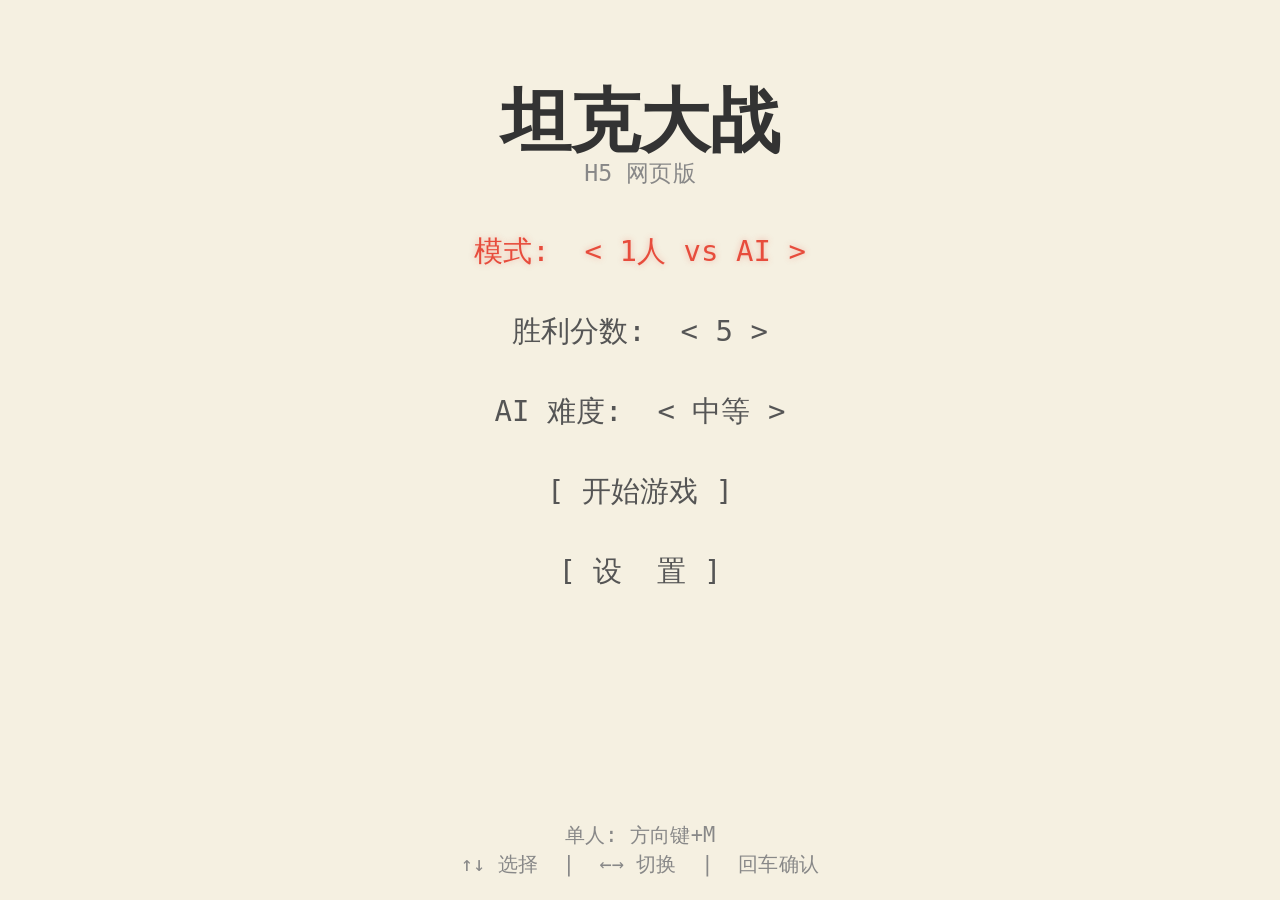
<file: index.html>
<!DOCTYPE html>
<html lang="zh">
<head>
    <meta charset="UTF-8">
    <meta name="viewport" content="width=device-width, initial-scale=1.0, maximum-scale=1.0, user-scalable=no, viewport-fit=cover">
    <meta name="apple-mobile-web-app-capable" content="yes">
    <meta name="apple-mobile-web-app-status-bar-style" content="black-translucent">
    <meta name="mobile-web-app-capable" content="yes">
    <title>Tank Trouble - H5 Edition</title>
    <link rel="stylesheet" href="css/style.css">
</head>
<body>
    <canvas id="game"></canvas>
    <script src="js/constants.js"></script>
    <script src="js/theme.js"></script>
    <script src="js/i18n.js"></script>
    <script src="js/utils.js"></script>
    <script src="js/state.js"></script>
    <script src="js/controlsSettings.js"></script>
    <script src="js/input.js"></script>
    <script src="js/maze.js"></script>
    <script src="js/tank.js"></script>
    <script src="js/bullet.js"></script>
    <script src="js/particles.js"></script>
    <script src="js/renderer.js"></script>
    <script src="js/physics.js"></script>
    <script src="js/menu.js"></script>
    <script src="js/controlsConfig.js"></script>
    <script src="js/ai.js"></script>
    <script src="js/main.js"></script>
</body>
</html>
</file>
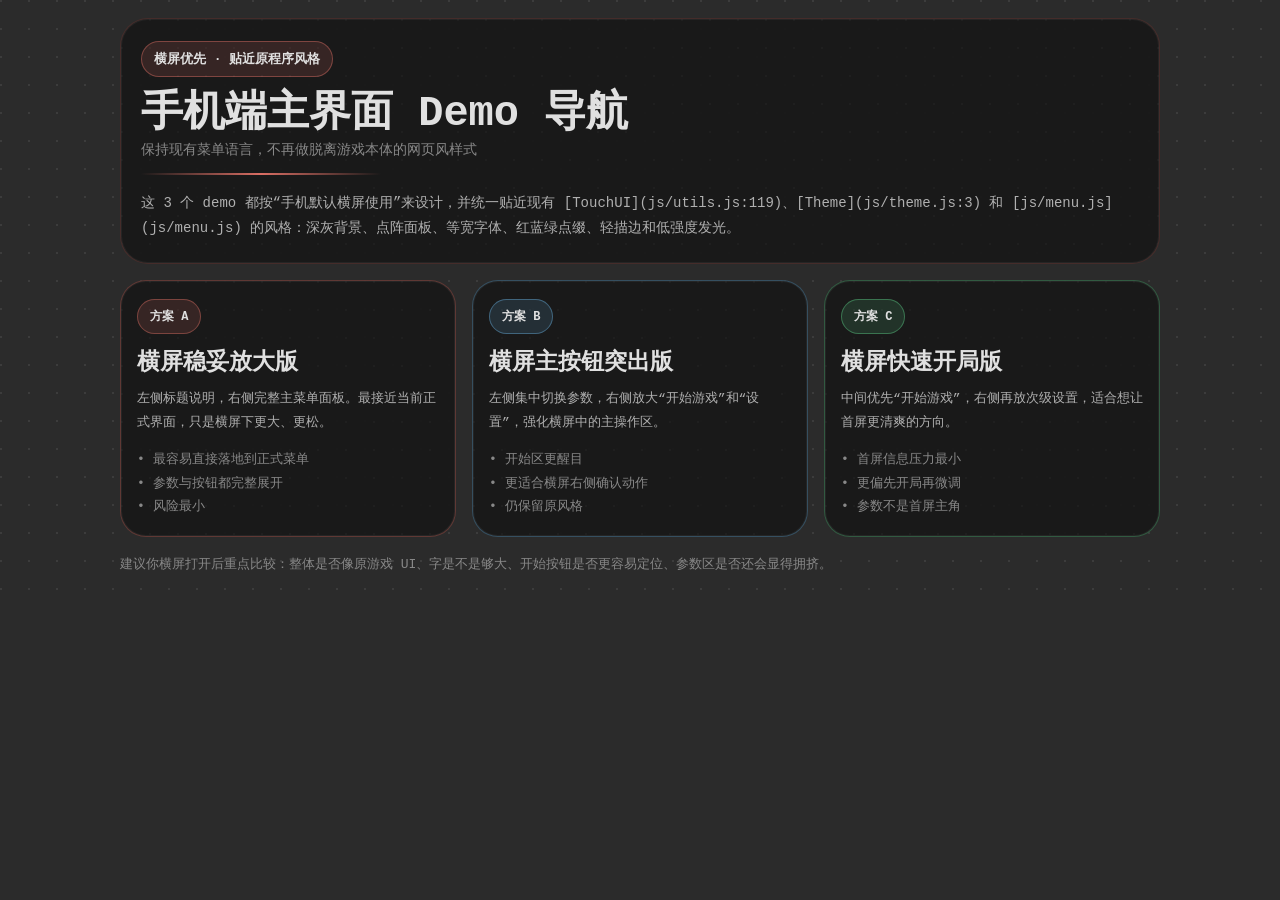
<file: demo/index.html>
<!DOCTYPE html>
<html lang="zh-CN">
<head>
    <meta charset="UTF-8">
    <meta name="viewport" content="width=device-width, initial-scale=1.0, maximum-scale=1.0, user-scalable=no, viewport-fit=cover">
    <title>手机端主界面横屏 Demo 导航</title>
    <style>
        :root {
            --bg: #2b2b2b;
            --panel: rgba(24, 24, 24, 0.92);
            --stroke: rgba(255,255,255,0.12);
            --inner: rgba(255,255,255,0.05);
            --text: #e0e0e0;
            --text-2: #b0b0b0;
            --hint: #888888;
            --red: #e57368;
            --blue: #6bb6e8;
            --green: #5fd68d;
        }

        * { box-sizing: border-box; }

        html, body {
            margin: 0;
            min-height: 100%;
            background: var(--bg);
            color: var(--text);
            font-family: Consolas, "Courier New", monospace;
        }

        body {
            padding: 18px calc(18px + env(safe-area-inset-right)) 30px calc(18px + env(safe-area-inset-left));
            background-image: radial-gradient(circle at 1px 1px, rgba(255,255,255,0.08) 1px, transparent 0);
            background-size: 28px 28px;
        }

        .wrap {
            max-width: 1040px;
            margin: 0 auto;
        }

        .hero {
            border-radius: 28px;
            border: 1.5px solid rgba(229,115,104,0.22);
            background: var(--panel);
            box-shadow: inset 0 0 0 1px var(--inner);
            padding: 22px 20px;
            margin-bottom: 16px;
            position: relative;
            overflow: hidden;
        }

        .hero::before,
        .card::before {
            content: "";
            position: absolute;
            inset: 0;
            background-image: radial-gradient(circle at 1px 1px, rgba(255,255,255,0.08) 1px, transparent 0);
            background-size: 28px 28px;
            opacity: 0.35;
            pointer-events: none;
        }

        .tag {
            display: inline-block;
            padding: 8px 12px;
            border-radius: 999px;
            background: rgba(229,115,104,0.14);
            border: 1.2px solid rgba(229,115,104,0.42);
            font-size: 13px;
            font-weight: 700;
        }

        h1 {
            margin: 16px 0 6px;
            font-size: clamp(28px, 5vw, 42px);
            line-height: 1;
        }

        .subtitle {
            color: var(--hint);
            font-size: 14px;
        }

        .line {
            width: 240px;
            max-width: 80%;
            height: 2px;
            margin-top: 14px;
            background: linear-gradient(90deg, rgba(229,115,104,0), rgba(229,115,104,0.95), rgba(229,115,104,0));
        }

        .lead {
            margin-top: 16px;
            color: var(--text-2);
            font-size: 14px;
            line-height: 1.8;
        }

        .grid {
            display: grid;
            grid-template-columns: repeat(auto-fit, minmax(260px, 1fr));
            gap: 16px;
        }

        .card {
            position: relative;
            overflow: hidden;
            display: block;
            text-decoration: none;
            color: inherit;
            border-radius: 26px;
            padding: 18px 16px;
            background: var(--panel);
            border: 1.5px solid var(--stroke);
            box-shadow: inset 0 0 0 1px var(--inner);
            min-height: 230px;
        }

        .card.a { border-color: rgba(229,115,104,0.34); }
        .card.b { border-color: rgba(107,182,232,0.34); }
        .card.c { border-color: rgba(95,214,141,0.34); }

        .pill {
            display: inline-block;
            padding: 8px 12px;
            border-radius: 999px;
            font-size: 12px;
            font-weight: 700;
            margin-bottom: 12px;
        }

        .a .pill { background: rgba(229,115,104,0.14); border: 1px solid rgba(229,115,104,0.4); }
        .b .pill { background: rgba(107,182,232,0.14); border: 1px solid rgba(107,182,232,0.4); }
        .c .pill { background: rgba(95,214,141,0.14); border: 1px solid rgba(95,214,141,0.4); }

        .title {
            font-size: 23px;
            font-weight: 700;
            margin-bottom: 10px;
        }

        .desc {
            color: var(--text-2);
            font-size: 13px;
            line-height: 1.8;
            margin-bottom: 14px;
        }

        .list {
            color: var(--hint);
            font-size: 13px;
            line-height: 1.8;
        }

        .foot {
            margin-top: 16px;
            color: var(--hint);
            font-size: 13px;
            line-height: 1.8;
        }
    </style>
</head>
<body>
    <main class="wrap">
        <section class="hero">
            <span class="tag">横屏优先 · 贴近原程序风格</span>
            <h1>手机端主界面 Demo 导航</h1>
            <div class="subtitle">保持现有菜单语言，不再做脱离游戏本体的网页风样式</div>
            <div class="line"></div>
            <div class="lead">这 3 个 demo 都按“手机默认横屏使用”来设计，并统一贴近现有 [TouchUI](js/utils.js:119)、[Theme](js/theme.js:3) 和 [js/menu.js](js/menu.js) 的风格：深灰背景、点阵面板、等宽字体、红蓝绿点缀、轻描边和低强度发光。</div>
        </section>

        <section class="grid">
            <a class="card a" href="./mobile-menu-demo-a.html">
                <span class="pill">方案 A</span>
                <div class="title">横屏稳妥放大版</div>
                <div class="desc">左侧标题说明，右侧完整主菜单面板。最接近当前正式界面，只是横屏下更大、更松。</div>
                <div class="list">
                    • 最容易直接落地到正式菜单<br>
                    • 参数与按钮都完整展开<br>
                    • 风险最小
                </div>
            </a>

            <a class="card b" href="./mobile-menu-demo-b.html">
                <span class="pill">方案 B</span>
                <div class="title">横屏主按钮突出版</div>
                <div class="desc">左侧集中切换参数，右侧放大“开始游戏”和“设置”，强化横屏中的主操作区。</div>
                <div class="list">
                    • 开始区更醒目<br>
                    • 更适合横屏右侧确认动作<br>
                    • 仍保留原风格
                </div>
            </a>

            <a class="card c" href="./mobile-menu-demo-c.html">
                <span class="pill">方案 C</span>
                <div class="title">横屏快速开局版</div>
                <div class="desc">中间优先“开始游戏”，右侧再放次级设置，适合想让首屏更清爽的方向。</div>
                <div class="list">
                    • 首屏信息压力最小<br>
                    • 更偏先开局再微调<br>
                    • 参数不是首屏主角
                </div>
            </a>
        </section>

        <div class="foot">建议你横屏打开后重点比较：整体是否像原游戏 UI、字是不是够大、开始按钮是否更容易定位、参数区是否还会显得拥挤。</div>
    </main>
</body>
</html>
</file>
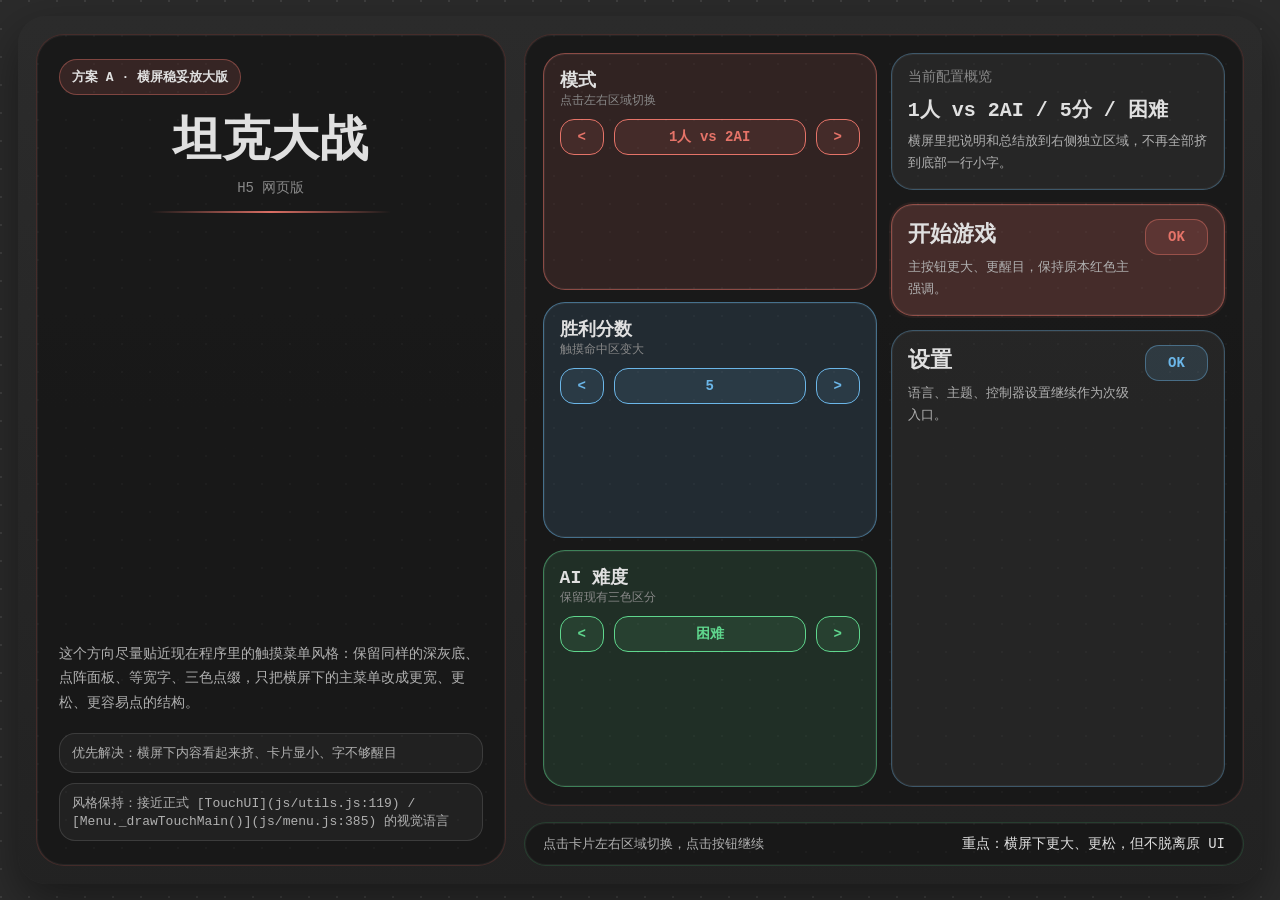
<file: demo/mobile-menu-demo-a.html>
<!DOCTYPE html>
<html lang="zh-CN">
<head>
    <meta charset="UTF-8">
    <meta name="viewport" content="width=device-width, initial-scale=1.0, maximum-scale=1.0, user-scalable=no, viewport-fit=cover">
    <title>手机主界面 Demo A - 横屏稳妥放大版</title>
    <style>
        :root {
            --bg: #2b2b2b;
            --grid: #3a3a3a;
            --panel: rgba(24, 24, 24, 0.9);
            --panel-soft: rgba(255, 255, 255, 0.06);
            --stroke: rgba(255, 255, 255, 0.12);
            --inner: rgba(255, 255, 255, 0.05);
            --text: #e0e0e0;
            --text-2: #b0b0b0;
            --hint: #888888;
            --red: #e57368;
            --blue: #6bb6e8;
            --green: #5fd68d;
            --shadow: rgba(0, 0, 0, 0.42);
        }

        * { box-sizing: border-box; }

        html, body {
            margin: 0;
            min-height: 100%;
            background: var(--bg);
            color: var(--text);
            font-family: Consolas, "Courier New", monospace;
        }

        body {
            overflow: auto;
        }

        .screen {
            min-height: 100vh;
            padding: 16px calc(18px + env(safe-area-inset-right)) 16px calc(18px + env(safe-area-inset-left));
            position: relative;
            background-image:
                radial-gradient(circle at 1px 1px, rgba(255,255,255,0.09) 1px, transparent 0);
            background-size: 28px 28px;
        }

        .frame {
            min-height: calc(100vh - 32px);
            border-radius: 28px;
            padding: 18px;
            background: linear-gradient(180deg, rgba(43,43,43,0.96), rgba(34,34,34,0.98));
            box-shadow: 0 18px 48px var(--shadow);
            display: grid;
            grid-template-columns: minmax(220px, 0.88fr) minmax(420px, 1.35fr);
            gap: 18px;
        }

        .hero,
        .board,
        .info-strip {
            border-radius: 28px;
            border: 1.5px solid rgba(229, 115, 104, 0.22);
            background: var(--panel);
            box-shadow: inset 0 0 0 1px var(--inner);
            position: relative;
            overflow: hidden;
        }

        .hero::before,
        .board::before,
        .info-strip::before {
            content: "";
            position: absolute;
            inset: 0;
            background-image: radial-gradient(circle at 1px 1px, rgba(255,255,255,0.08) 1px, transparent 0);
            background-size: 28px 28px;
            opacity: 0.35;
            pointer-events: none;
        }

        .hero {
            padding: 24px 22px;
            display: flex;
            flex-direction: column;
            justify-content: space-between;
        }

        .demo-tag {
            display: inline-block;
            padding: 8px 12px;
            border-radius: 999px;
            border: 1.2px solid rgba(229, 115, 104, 0.42);
            background: rgba(229, 115, 104, 0.14);
            color: var(--text);
            font-size: 13px;
            font-weight: 700;
        }

        .title-wrap {
            text-align: center;
            margin: 12px 0 18px;
        }

        .title {
            font-size: clamp(34px, 5.2vw, 48px);
            font-weight: 700;
            letter-spacing: 0.02em;
            margin: 0;
        }

        .subtitle {
            color: var(--hint);
            font-size: 14px;
            margin-top: 8px;
        }

        .title-line {
            width: min(240px, 80%);
            height: 2px;
            margin: 14px auto 0;
            background: linear-gradient(90deg, rgba(229,115,104,0), rgba(229,115,104,0.95), rgba(229,115,104,0));
        }

        .hero-copy {
            color: var(--text-2);
            font-size: 14px;
            line-height: 1.75;
        }

        .hero-pills {
            display: grid;
            gap: 10px;
            margin-top: 18px;
        }

        .mini-pill {
            border-radius: 16px;
            border: 1.2px solid var(--stroke);
            background: rgba(255,255,255,0.04);
            padding: 10px 12px;
            color: var(--text-2);
            font-size: 13px;
        }

        .right-col {
            display: grid;
            grid-template-rows: 1fr auto;
            gap: 16px;
            min-height: 0;
        }

        .board {
            padding: 18px;
            display: grid;
            grid-template-columns: 1fr 1fr;
            gap: 14px;
        }

        .board-left {
            display: grid;
            gap: 12px;
        }

        .card,
        .action-card,
        .summary-card {
            border-radius: 22px;
            border: 1.5px solid var(--stroke);
            box-shadow: inset 0 0 0 1px var(--inner);
            background: var(--panel-soft);
            padding: 14px 16px;
        }

        .card.accent-red { border-color: rgba(229,115,104,0.5); background: rgba(229,115,104,0.12); }
        .card.accent-blue { border-color: rgba(107,182,232,0.5); background: rgba(107,182,232,0.12); }
        .card.accent-green { border-color: rgba(95,214,141,0.5); background: rgba(95,214,141,0.12); }

        .card-top {
            display: flex;
            align-items: center;
            justify-content: space-between;
            gap: 10px;
            margin-bottom: 10px;
        }

        .card-label { font-size: 18px; font-weight: 700; color: var(--text); }
        .card-sub { font-size: 12px; color: var(--hint); }

        .stepper {
            display: grid;
            grid-template-columns: 44px 1fr 44px;
            gap: 10px;
        }

        .btn,
        .value-pill,
        .ok-pill {
            min-height: 36px;
            border-radius: 14px;
            border: 1.2px solid currentColor;
            display: flex;
            align-items: center;
            justify-content: center;
            font-size: 14px;
            font-weight: 700;
        }

        .card.accent-red .btn,
        .card.accent-red .value-pill { color: var(--red); background: rgba(229,115,104,0.1); }
        .card.accent-blue .btn,
        .card.accent-blue .value-pill { color: var(--blue); background: rgba(107,182,232,0.1); }
        .card.accent-green .btn,
        .card.accent-green .value-pill { color: var(--green); background: rgba(95,214,141,0.1); }

        .board-right {
            display: grid;
            grid-template-rows: auto auto 1fr;
            gap: 14px;
        }

        .summary-card {
            border-color: rgba(107,182,232,0.35);
        }

        .summary-title { font-size: 14px; color: var(--hint); margin-bottom: 10px; }
        .summary-main { font-size: 20px; font-weight: 700; margin-bottom: 8px; }
        .summary-copy { color: var(--text-2); font-size: 13px; line-height: 1.7; }

        .action-card.primary {
            border-color: rgba(229,115,104,0.48);
            background: rgba(229,115,104,0.22);
            box-shadow: inset 0 0 0 1px rgba(255,255,255,0.05), 0 0 0 2px rgba(229,115,104,0.08);
        }

        .action-card.secondary {
            border-color: rgba(107,182,232,0.35);
        }

        .action-head {
            display: flex;
            justify-content: space-between;
            gap: 10px;
            align-items: start;
        }

        .action-title { font-size: 22px; font-weight: 700; }
        .action-copy { color: var(--text-2); font-size: 13px; line-height: 1.7; margin-top: 8px; }

        .ok-pill.red { color: var(--red); background: rgba(229,115,104,0.14); border-color: rgba(229,115,104,0.45); width: 72px; }
        .ok-pill.blue { color: var(--blue); background: rgba(107,182,232,0.14); border-color: rgba(107,182,232,0.42); width: 72px; }

        .info-strip {
            padding: 12px 18px;
            display: flex;
            align-items: center;
            justify-content: space-between;
            gap: 14px;
            border-color: rgba(95,214,141,0.2);
        }

        .info-main { color: var(--text-2); font-size: 13px; }
        .info-strong { color: var(--text); font-size: 14px; }

        @media (max-width: 980px) {
            .frame { grid-template-columns: 1fr; }
            .board { grid-template-columns: 1fr; }
            .right-col { grid-template-rows: auto auto; }
        }
    </style>
</head>
<body>
    <div class="screen">
        <main class="frame">
            <section class="hero">
                <div>
                    <span class="demo-tag">方案 A · 横屏稳妥放大版</span>
                    <div class="title-wrap">
                        <h1 class="title">坦克大战</h1>
                        <div class="subtitle">H5 网页版</div>
                        <div class="title-line"></div>
                    </div>
                </div>

                <div>
                    <div class="hero-copy">这个方向尽量贴近现在程序里的触摸菜单风格：保留同样的深灰底、点阵面板、等宽字、三色点缀，只把横屏下的主菜单改成更宽、更松、更容易点的结构。</div>
                    <div class="hero-pills">
                        <div class="mini-pill">优先解决：横屏下内容看起来挤、卡片显小、字不够醒目</div>
                        <div class="mini-pill">风格保持：接近正式 [TouchUI](js/utils.js:119) / [Menu._drawTouchMain()](js/menu.js:385) 的视觉语言</div>
                    </div>
                </div>
            </section>

            <section class="right-col">
                <section class="board">
                    <div class="board-left">
                        <article class="card accent-red">
                            <div class="card-top">
                                <div>
                                    <div class="card-label">模式</div>
                                    <div class="card-sub">点击左右区域切换</div>
                                </div>
                            </div>
                            <div class="stepper">
                                <div class="btn"><</div>
                                <div class="value-pill">1人 vs 2AI</div>
                                <div class="btn">></div>
                            </div>
                        </article>

                        <article class="card accent-blue">
                            <div class="card-top">
                                <div>
                                    <div class="card-label">胜利分数</div>
                                    <div class="card-sub">触摸命中区变大</div>
                                </div>
                            </div>
                            <div class="stepper">
                                <div class="btn"><</div>
                                <div class="value-pill">5</div>
                                <div class="btn">></div>
                            </div>
                        </article>

                        <article class="card accent-green">
                            <div class="card-top">
                                <div>
                                    <div class="card-label">AI 难度</div>
                                    <div class="card-sub">保留现有三色区分</div>
                                </div>
                            </div>
                            <div class="stepper">
                                <div class="btn"><</div>
                                <div class="value-pill">困难</div>
                                <div class="btn">></div>
                            </div>
                        </article>
                    </div>

                    <div class="board-right">
                        <article class="summary-card">
                            <div class="summary-title">当前配置概览</div>
                            <div class="summary-main">1人 vs 2AI / 5分 / 困难</div>
                            <div class="summary-copy">横屏里把说明和总结放到右侧独立区域，不再全部挤到底部一行小字。</div>
                        </article>

                        <article class="action-card primary">
                            <div class="action-head">
                                <div>
                                    <div class="action-title">开始游戏</div>
                                    <div class="action-copy">主按钮更大、更醒目，保持原本红色主强调。</div>
                                </div>
                                <div class="ok-pill red">OK</div>
                            </div>
                        </article>

                        <article class="action-card secondary">
                            <div class="action-head">
                                <div>
                                    <div class="action-title">设置</div>
                                    <div class="action-copy">语言、主题、控制器设置继续作为次级入口。</div>
                                </div>
                                <div class="ok-pill blue">OK</div>
                            </div>
                        </article>
                    </div>
                </section>

                <section class="info-strip">
                    <div class="info-main">点击卡片左右区域切换，点击按钮继续</div>
                    <div class="info-strong">重点：横屏下更大、更松，但不脱离原 UI</div>
                </section>
            </section>
        </main>
    </div>
</body>
</html>
</file>
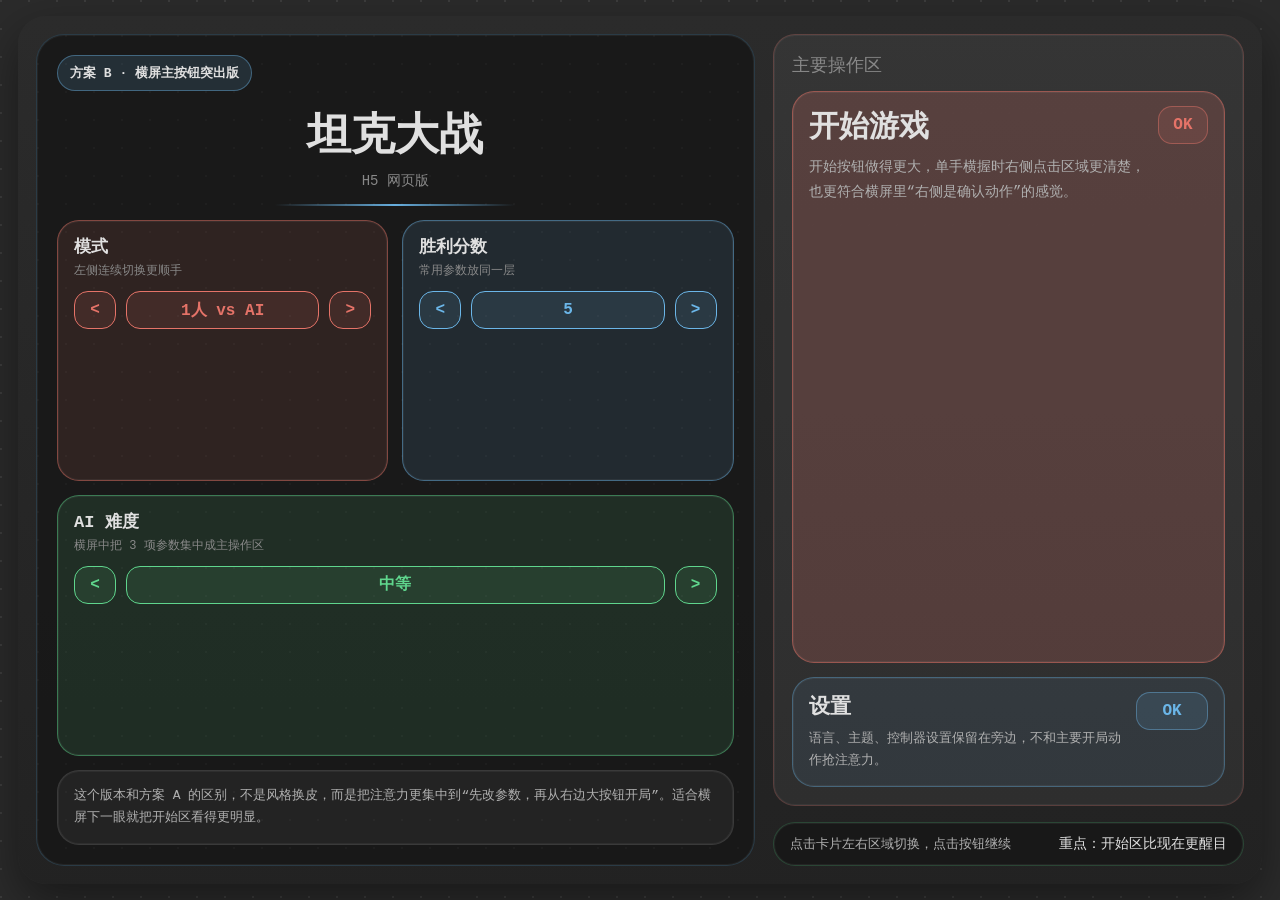
<file: demo/mobile-menu-demo-b.html>
<!DOCTYPE html>
<html lang="zh-CN">
<head>
    <meta charset="UTF-8">
    <meta name="viewport" content="width=device-width, initial-scale=1.0, maximum-scale=1.0, user-scalable=no, viewport-fit=cover">
    <title>手机主界面 Demo B - 横屏主按钮突出版</title>
    <style>
        :root {
            --bg: #2b2b2b;
            --grid: #3a3a3a;
            --panel: rgba(24, 24, 24, 0.92);
            --panel-soft: rgba(255,255,255,0.05);
            --stroke: rgba(255,255,255,0.12);
            --inner: rgba(255,255,255,0.05);
            --text: #e0e0e0;
            --text-2: #b0b0b0;
            --hint: #888888;
            --red: #e57368;
            --blue: #6bb6e8;
            --green: #5fd68d;
            --shadow: rgba(0,0,0,0.42);
        }

        * { box-sizing: border-box; }
        html, body {
            margin: 0;
            min-height: 100%;
            background: var(--bg);
            color: var(--text);
            font-family: Consolas, "Courier New", monospace;
        }

        .screen {
            min-height: 100vh;
            padding: 16px calc(18px + env(safe-area-inset-right)) 16px calc(18px + env(safe-area-inset-left));
            background-image: radial-gradient(circle at 1px 1px, rgba(255,255,255,0.08) 1px, transparent 0);
            background-size: 28px 28px;
        }

        .frame {
            min-height: calc(100vh - 32px);
            border-radius: 28px;
            padding: 18px;
            background: linear-gradient(180deg, rgba(43,43,43,0.96), rgba(34,34,34,0.98));
            box-shadow: 0 18px 48px var(--shadow);
            display: grid;
            grid-template-columns: minmax(460px, 1.25fr) minmax(280px, 0.82fr);
            gap: 18px;
        }

        .panel {
            border-radius: 28px;
            border: 1.5px solid rgba(107,182,232,0.22);
            background: var(--panel);
            box-shadow: inset 0 0 0 1px var(--inner);
            position: relative;
            overflow: hidden;
        }

        .panel::before {
            content: "";
            position: absolute;
            inset: 0;
            background-image: radial-gradient(circle at 1px 1px, rgba(255,255,255,0.08) 1px, transparent 0);
            background-size: 28px 28px;
            opacity: 0.35;
            pointer-events: none;
        }

        .left {
            padding: 20px;
            display: grid;
            grid-template-rows: auto auto 1fr auto;
            gap: 14px;
        }

        .tag {
            display: inline-block;
            padding: 8px 12px;
            border-radius: 999px;
            border: 1.2px solid rgba(107,182,232,0.42);
            background: rgba(107,182,232,0.14);
            font-size: 13px;
            font-weight: 700;
            width: fit-content;
        }

        .title-row {
            text-align: center;
        }

        .title {
            margin: 0;
            font-size: clamp(32px, 4.8vw, 44px);
            font-weight: 700;
        }

        .subtitle {
            margin-top: 8px;
            color: var(--hint);
            font-size: 14px;
        }

        .line {
            width: 240px;
            max-width: 80%;
            height: 2px;
            margin: 14px auto 0;
            background: linear-gradient(90deg, rgba(107,182,232,0), rgba(107,182,232,0.95), rgba(107,182,232,0));
        }

        .grid {
            display: grid;
            grid-template-columns: 1fr 1fr;
            gap: 14px;
        }

        .card,
        .cta,
        .note,
        .start-box,
        .settings-box {
            border-radius: 22px;
            border: 1.5px solid var(--stroke);
            box-shadow: inset 0 0 0 1px var(--inner);
            background: var(--panel-soft);
            padding: 14px 16px;
        }

        .card.red { border-color: rgba(229,115,104,0.46); background: rgba(229,115,104,0.11); }
        .card.blue { border-color: rgba(107,182,232,0.46); background: rgba(107,182,232,0.11); }
        .card.green { border-color: rgba(95,214,141,0.46); background: rgba(95,214,141,0.11); }
        .card.full { grid-column: 1 / -1; }

        .label { font-size: 17px; font-weight: 700; }
        .sub { color: var(--hint); font-size: 12px; margin-top: 4px; }

        .value-row {
            display: flex;
            align-items: center;
            gap: 10px;
            margin-top: 12px;
        }

        .arrow,
        .value-pill,
        .go-pill {
            min-height: 38px;
            border-radius: 14px;
            display: flex;
            align-items: center;
            justify-content: center;
            font-weight: 700;
            border: 1.2px solid currentColor;
        }

        .card.red .arrow, .card.red .value-pill { color: var(--red); background: rgba(229,115,104,0.1); }
        .card.blue .arrow, .card.blue .value-pill { color: var(--blue); background: rgba(107,182,232,0.1); }
        .card.green .arrow, .card.green .value-pill { color: var(--green); background: rgba(95,214,141,0.1); }

        .arrow { width: 42px; }
        .value-pill { flex: 1; }

        .note {
            color: var(--text-2);
            font-size: 13px;
            line-height: 1.75;
            border-color: rgba(255,255,255,0.1);
        }

        .right {
            display: grid;
            grid-template-rows: 1fr auto;
            gap: 16px;
        }

        .cta {
            padding: 18px;
            border-color: rgba(229,115,104,0.24);
            display: grid;
            grid-template-rows: auto 1fr auto;
            gap: 14px;
        }

        .cta-title { font-size: 18px; color: var(--hint); }

        .start-box {
            border-color: rgba(229,115,104,0.48);
            background: rgba(229,115,104,0.2);
        }

        .start-main {
            font-size: 30px;
            font-weight: 700;
            margin-bottom: 8px;
        }

        .start-copy {
            color: var(--text-2);
            font-size: 14px;
            line-height: 1.75;
        }

        .go-pill.red { width: 88px; color: var(--red); background: rgba(229,115,104,0.12); border-color: rgba(229,115,104,0.45); }
        .go-pill.blue { width: 88px; color: var(--blue); background: rgba(107,182,232,0.12); border-color: rgba(107,182,232,0.42); }

        .settings-box {
            border-color: rgba(107,182,232,0.36);
            background: rgba(107,182,232,0.08);
        }

        .box-head {
            display: flex;
            align-items: start;
            justify-content: space-between;
            gap: 10px;
        }

        .box-title { font-size: 21px; font-weight: 700; }
        .box-copy { color: var(--text-2); font-size: 13px; line-height: 1.7; margin-top: 8px; }

        .foot {
            border-radius: 22px;
            border: 1.5px solid rgba(95,214,141,0.24);
            background: rgba(24,24,24,0.92);
            box-shadow: inset 0 0 0 1px var(--inner);
            padding: 12px 16px;
            display: flex;
            align-items: center;
            justify-content: space-between;
            gap: 12px;
        }

        .foot-left { color: var(--text-2); font-size: 13px; }
        .foot-right { color: var(--text); font-size: 14px; }

        @media (max-width: 980px) {
            .frame { grid-template-columns: 1fr; }
            .grid { grid-template-columns: 1fr; }
            .card.full { grid-column: auto; }
        }
    </style>
</head>
<body>
    <div class="screen">
        <main class="frame">
            <section class="panel left">
                <span class="tag">方案 B · 横屏主按钮突出版</span>

                <div class="title-row">
                    <h1 class="title">坦克大战</h1>
                    <div class="subtitle">H5 网页版</div>
                    <div class="line"></div>
                </div>

                <div class="grid">
                    <article class="card red">
                        <div class="label">模式</div>
                        <div class="sub">左侧连续切换更顺手</div>
                        <div class="value-row">
                            <div class="arrow"><</div>
                            <div class="value-pill">1人 vs AI</div>
                            <div class="arrow">></div>
                        </div>
                    </article>

                    <article class="card blue">
                        <div class="label">胜利分数</div>
                        <div class="sub">常用参数放同一层</div>
                        <div class="value-row">
                            <div class="arrow"><</div>
                            <div class="value-pill">5</div>
                            <div class="arrow">></div>
                        </div>
                    </article>

                    <article class="card green full">
                        <div class="label">AI 难度</div>
                        <div class="sub">横屏中把 3 项参数集中成主操作区</div>
                        <div class="value-row">
                            <div class="arrow"><</div>
                            <div class="value-pill">中等</div>
                            <div class="arrow">></div>
                        </div>
                    </article>
                </div>

                <article class="note">这个版本和方案 A 的区别，不是风格换皮，而是把注意力更集中到“先改参数，再从右边大按钮开局”。适合横屏下一眼就把开始区看得更明显。</article>
            </section>

            <section class="right">
                <section class="cta">
                    <div class="cta-title">主要操作区</div>

                    <article class="start-box">
                        <div class="box-head">
                            <div>
                                <div class="start-main">开始游戏</div>
                                <div class="start-copy">开始按钮做得更大，单手横握时右侧点击区域更清楚，也更符合横屏里“右侧是确认动作”的感觉。</div>
                            </div>
                            <div class="go-pill red">OK</div>
                        </div>
                    </article>

                    <article class="settings-box">
                        <div class="box-head">
                            <div>
                                <div class="box-title">设置</div>
                                <div class="box-copy">语言、主题、控制器设置保留在旁边，不和主要开局动作抢注意力。</div>
                            </div>
                            <div class="go-pill blue">OK</div>
                        </div>
                    </article>
                </section>

                <section class="foot">
                    <div class="foot-left">点击卡片左右区域切换，点击按钮继续</div>
                    <div class="foot-right">重点：开始区比现在更醒目</div>
                </section>
            </section>
        </main>
    </div>
</body>
</html>
</file>
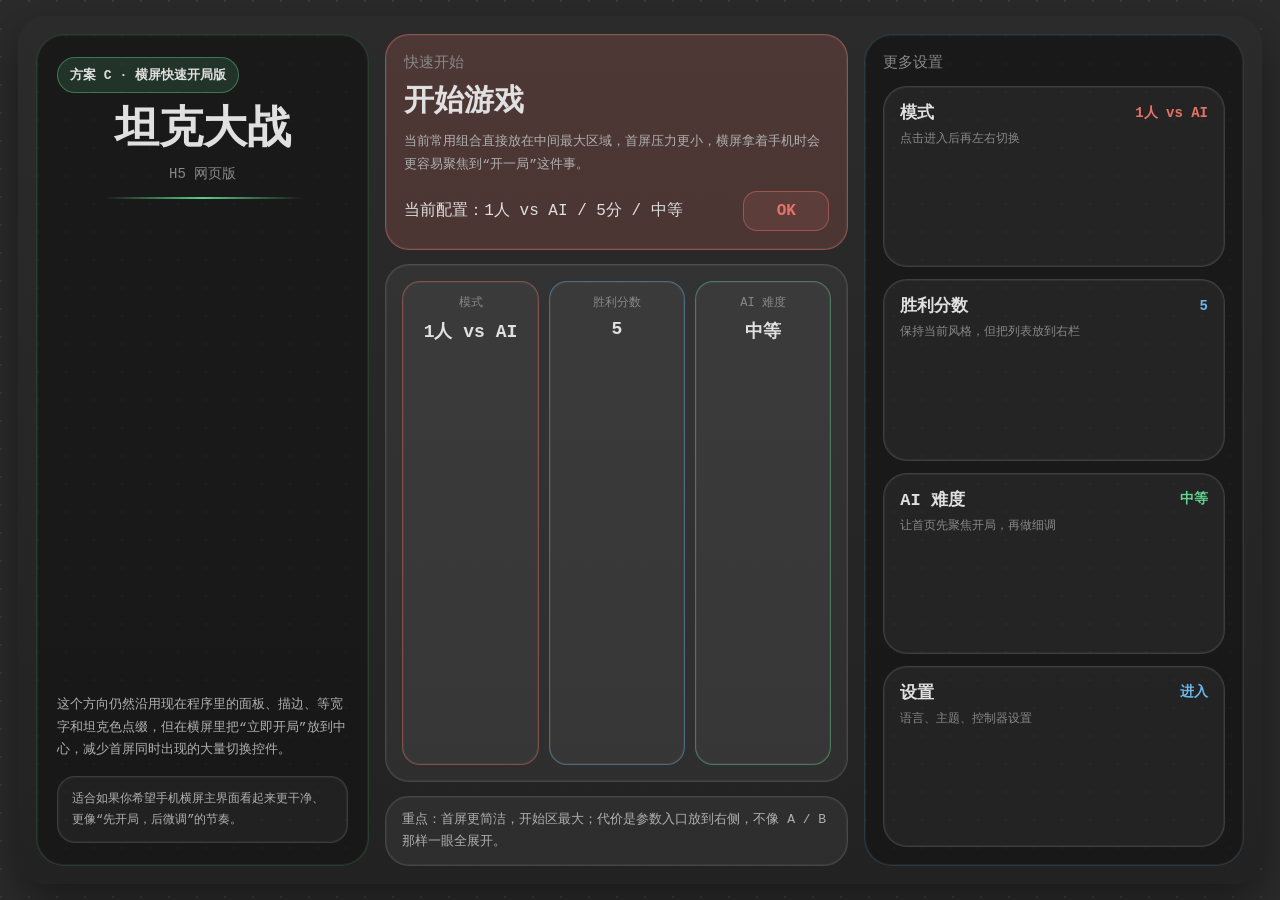
<file: demo/mobile-menu-demo-c.html>
<!DOCTYPE html>
<html lang="zh-CN">
<head>
    <meta charset="UTF-8">
    <meta name="viewport" content="width=device-width, initial-scale=1.0, maximum-scale=1.0, user-scalable=no, viewport-fit=cover">
    <title>手机主界面 Demo C - 横屏快速开局版</title>
    <style>
        :root {
            --bg: #2b2b2b;
            --panel: rgba(24, 24, 24, 0.92);
            --panel-soft: rgba(255,255,255,0.05);
            --stroke: rgba(255,255,255,0.12);
            --inner: rgba(255,255,255,0.05);
            --text: #e0e0e0;
            --text-2: #b0b0b0;
            --hint: #888888;
            --red: #e57368;
            --blue: #6bb6e8;
            --green: #5fd68d;
            --shadow: rgba(0,0,0,0.42);
        }

        * { box-sizing: border-box; }
        html, body {
            margin: 0;
            min-height: 100%;
            background: var(--bg);
            color: var(--text);
            font-family: Consolas, "Courier New", monospace;
        }

        .screen {
            min-height: 100vh;
            padding: 16px calc(18px + env(safe-area-inset-right)) 16px calc(18px + env(safe-area-inset-left));
            background-image: radial-gradient(circle at 1px 1px, rgba(255,255,255,0.08) 1px, transparent 0);
            background-size: 28px 28px;
        }

        .frame {
            min-height: calc(100vh - 32px);
            border-radius: 28px;
            padding: 18px;
            background: linear-gradient(180deg, rgba(43,43,43,0.96), rgba(34,34,34,0.98));
            box-shadow: 0 18px 48px var(--shadow);
            display: grid;
            grid-template-columns: minmax(220px, 0.72fr) minmax(280px, 1fr) minmax(240px, 0.82fr);
            gap: 16px;
        }

        .panel {
            border-radius: 28px;
            background: var(--panel);
            border: 1.5px solid rgba(95,214,141,0.2);
            box-shadow: inset 0 0 0 1px var(--inner);
            position: relative;
            overflow: hidden;
        }

        .panel::before {
            content: "";
            position: absolute;
            inset: 0;
            background-image: radial-gradient(circle at 1px 1px, rgba(255,255,255,0.08) 1px, transparent 0);
            background-size: 28px 28px;
            opacity: 0.35;
            pointer-events: none;
        }

        .hero {
            padding: 22px 20px;
            display: flex;
            flex-direction: column;
            justify-content: space-between;
            border-color: rgba(95,214,141,0.2);
        }

        .tag {
            display: inline-block;
            width: fit-content;
            padding: 8px 12px;
            border-radius: 999px;
            border: 1.2px solid rgba(95,214,141,0.42);
            background: rgba(95,214,141,0.14);
            font-size: 13px;
            font-weight: 700;
        }

        .title {
            margin: 14px 0 0;
            font-size: clamp(32px, 4.8vw, 44px);
            line-height: 1.08;
            font-weight: 700;
            text-align: center;
        }

        .subtitle {
            margin-top: 10px;
            text-align: center;
            color: var(--hint);
            font-size: 14px;
        }

        .line {
            width: 200px;
            max-width: 84%;
            height: 2px;
            margin: 14px auto 0;
            background: linear-gradient(90deg, rgba(95,214,141,0), rgba(95,214,141,0.95), rgba(95,214,141,0));
        }

        .hero-copy {
            color: var(--text-2);
            font-size: 13px;
            line-height: 1.75;
        }

        .hero-note {
            margin-top: 14px;
            border-radius: 18px;
            border: 1.5px solid var(--stroke);
            background: rgba(255,255,255,0.04);
            box-shadow: inset 0 0 0 1px var(--inner);
            padding: 12px 14px;
            color: var(--text-2);
            font-size: 12px;
            line-height: 1.7;
        }

        .center {
            display: grid;
            grid-template-rows: auto 1fr auto;
            gap: 14px;
        }

        .quick,
        .summary,
        .settings-list,
        .setting-item,
        .foot {
            border-radius: 24px;
            border: 1.5px solid var(--stroke);
            box-shadow: inset 0 0 0 1px var(--inner);
            background: var(--panel-soft);
        }

        .quick {
            padding: 18px;
            border-color: rgba(229,115,104,0.46);
            background: rgba(229,115,104,0.18);
        }

        .quick-title { font-size: 15px; color: var(--hint); }
        .quick-main { font-size: 30px; font-weight: 700; margin-top: 8px; }
        .quick-copy { color: var(--text-2); font-size: 13px; line-height: 1.75; margin-top: 10px; }

        .start-row {
            display: flex;
            align-items: center;
            justify-content: space-between;
            gap: 12px;
            margin-top: 14px;
        }

        .ok-pill {
            width: 86px;
            min-height: 40px;
            border-radius: 14px;
            border: 1.2px solid rgba(229,115,104,0.45);
            background: rgba(229,115,104,0.12);
            color: var(--red);
            display: flex;
            align-items: center;
            justify-content: center;
            font-weight: 700;
        }

        .summary {
            padding: 16px;
            display: grid;
            grid-template-columns: repeat(3, 1fr);
            gap: 10px;
        }

        .summary-box {
            border-radius: 18px;
            border: 1.5px solid var(--stroke);
            box-shadow: inset 0 0 0 1px var(--inner);
            background: rgba(255,255,255,0.04);
            padding: 12px 10px;
            text-align: center;
        }

        .summary-box.red { border-color: rgba(229,115,104,0.42); }
        .summary-box.blue { border-color: rgba(107,182,232,0.42); }
        .summary-box.green { border-color: rgba(95,214,141,0.42); }
        .sum-label { color: var(--hint); font-size: 12px; }
        .sum-value { margin-top: 8px; font-size: 18px; font-weight: 700; }

        .foot {
            padding: 12px 16px;
            color: var(--text-2);
            font-size: 13px;
            line-height: 1.7;
        }

        .right {
            padding: 18px;
            display: grid;
            grid-template-rows: auto 1fr;
            gap: 14px;
            border-color: rgba(107,182,232,0.22);
        }

        .right-title { font-size: 15px; color: var(--hint); }

        .settings-list {
            padding: 0;
            border: 0;
            background: transparent;
            box-shadow: none;
            display: grid;
            gap: 12px;
        }

        .setting-item {
            padding: 14px 16px;
        }

        .setting-head {
            display: flex;
            align-items: center;
            justify-content: space-between;
            gap: 10px;
        }

        .setting-label { font-size: 17px; font-weight: 700; }
        .setting-value { font-size: 14px; font-weight: 700; }
        .setting-value.red { color: var(--red); }
        .setting-value.blue { color: var(--blue); }
        .setting-value.green { color: var(--green); }
        .setting-sub { color: var(--hint); font-size: 12px; margin-top: 6px; }

        @media (max-width: 1100px) {
            .frame { grid-template-columns: 1fr; }
            .summary { grid-template-columns: 1fr; }
        }
    </style>
</head>
<body>
    <div class="screen">
        <main class="frame">
            <section class="panel hero">
                <div>
                    <span class="tag">方案 C · 横屏快速开局版</span>
                    <h1 class="title">坦克大战</h1>
                    <div class="subtitle">H5 网页版</div>
                    <div class="line"></div>
                </div>

                <div>
                    <div class="hero-copy">这个方向仍然沿用现在程序里的面板、描边、等宽字和坦克色点缀，但在横屏里把“立即开局”放到中心，减少首屏同时出现的大量切换控件。</div>
                    <div class="hero-note">适合如果你希望手机横屏主界面看起来更干净、更像“先开局，后微调”的节奏。</div>
                </div>
            </section>

            <section class="center">
                <article class="quick">
                    <div class="quick-title">快速开始</div>
                    <div class="quick-main">开始游戏</div>
                    <div class="quick-copy">当前常用组合直接放在中间最大区域，首屏压力更小，横屏拿着手机时会更容易聚焦到“开一局”这件事。</div>
                    <div class="start-row">
                        <div>当前配置：1人 vs AI / 5分 / 中等</div>
                        <div class="ok-pill">OK</div>
                    </div>
                </article>

                <article class="summary">
                    <div class="summary-box red">
                        <div class="sum-label">模式</div>
                        <div class="sum-value">1人 vs AI</div>
                    </div>
                    <div class="summary-box blue">
                        <div class="sum-label">胜利分数</div>
                        <div class="sum-value">5</div>
                    </div>
                    <div class="summary-box green">
                        <div class="sum-label">AI 难度</div>
                        <div class="sum-value">中等</div>
                    </div>
                </article>

                <article class="foot">重点：首屏更简洁，开始区最大；代价是参数入口放到右侧，不像 A / B 那样一眼全展开。</article>
            </section>

            <section class="panel right">
                <div class="right-title">更多设置</div>
                <div class="settings-list">
                    <article class="setting-item">
                        <div class="setting-head">
                            <div class="setting-label">模式</div>
                            <div class="setting-value red">1人 vs AI</div>
                        </div>
                        <div class="setting-sub">点击进入后再左右切换</div>
                    </article>

                    <article class="setting-item">
                        <div class="setting-head">
                            <div class="setting-label">胜利分数</div>
                            <div class="setting-value blue">5</div>
                        </div>
                        <div class="setting-sub">保持当前风格，但把列表放到右栏</div>
                    </article>

                    <article class="setting-item">
                        <div class="setting-head">
                            <div class="setting-label">AI 难度</div>
                            <div class="setting-value green">中等</div>
                        </div>
                        <div class="setting-sub">让首页先聚焦开局，再做细调</div>
                    </article>

                    <article class="setting-item">
                        <div class="setting-head">
                            <div class="setting-label">设置</div>
                            <div class="setting-value blue">进入</div>
                        </div>
                        <div class="setting-sub">语言、主题、控制器设置</div>
                    </article>
                </div>
            </section>
        </main>
    </div>
</body>
</html>
</file>
<file: css/style.css>
* { margin: 0; padding: 0; box-sizing: border-box; }
html, body {
    width: 100%;
    height: 100%;
    overflow: hidden;
    background: #222;
    /* 防止双击缩放 */
    touch-action: manipulation;
}
body {
    /* 移除flex布局，canvas现在是全屏的 */
}
#game {
    display: block;
    position: fixed;
    top: 0;
    left: 0;
    width: 100%;
    height: 100%;
    image-rendering: pixelated;
    /* 禁用触摸选择和长按菜单 */
    -webkit-touch-callout: none;
    -webkit-user-select: none;
    -moz-user-select: none;
    -ms-user-select: none;
    user-select: none;
    /* 禁用触摸默认行为 */
    touch-action: none;
}
</file>
